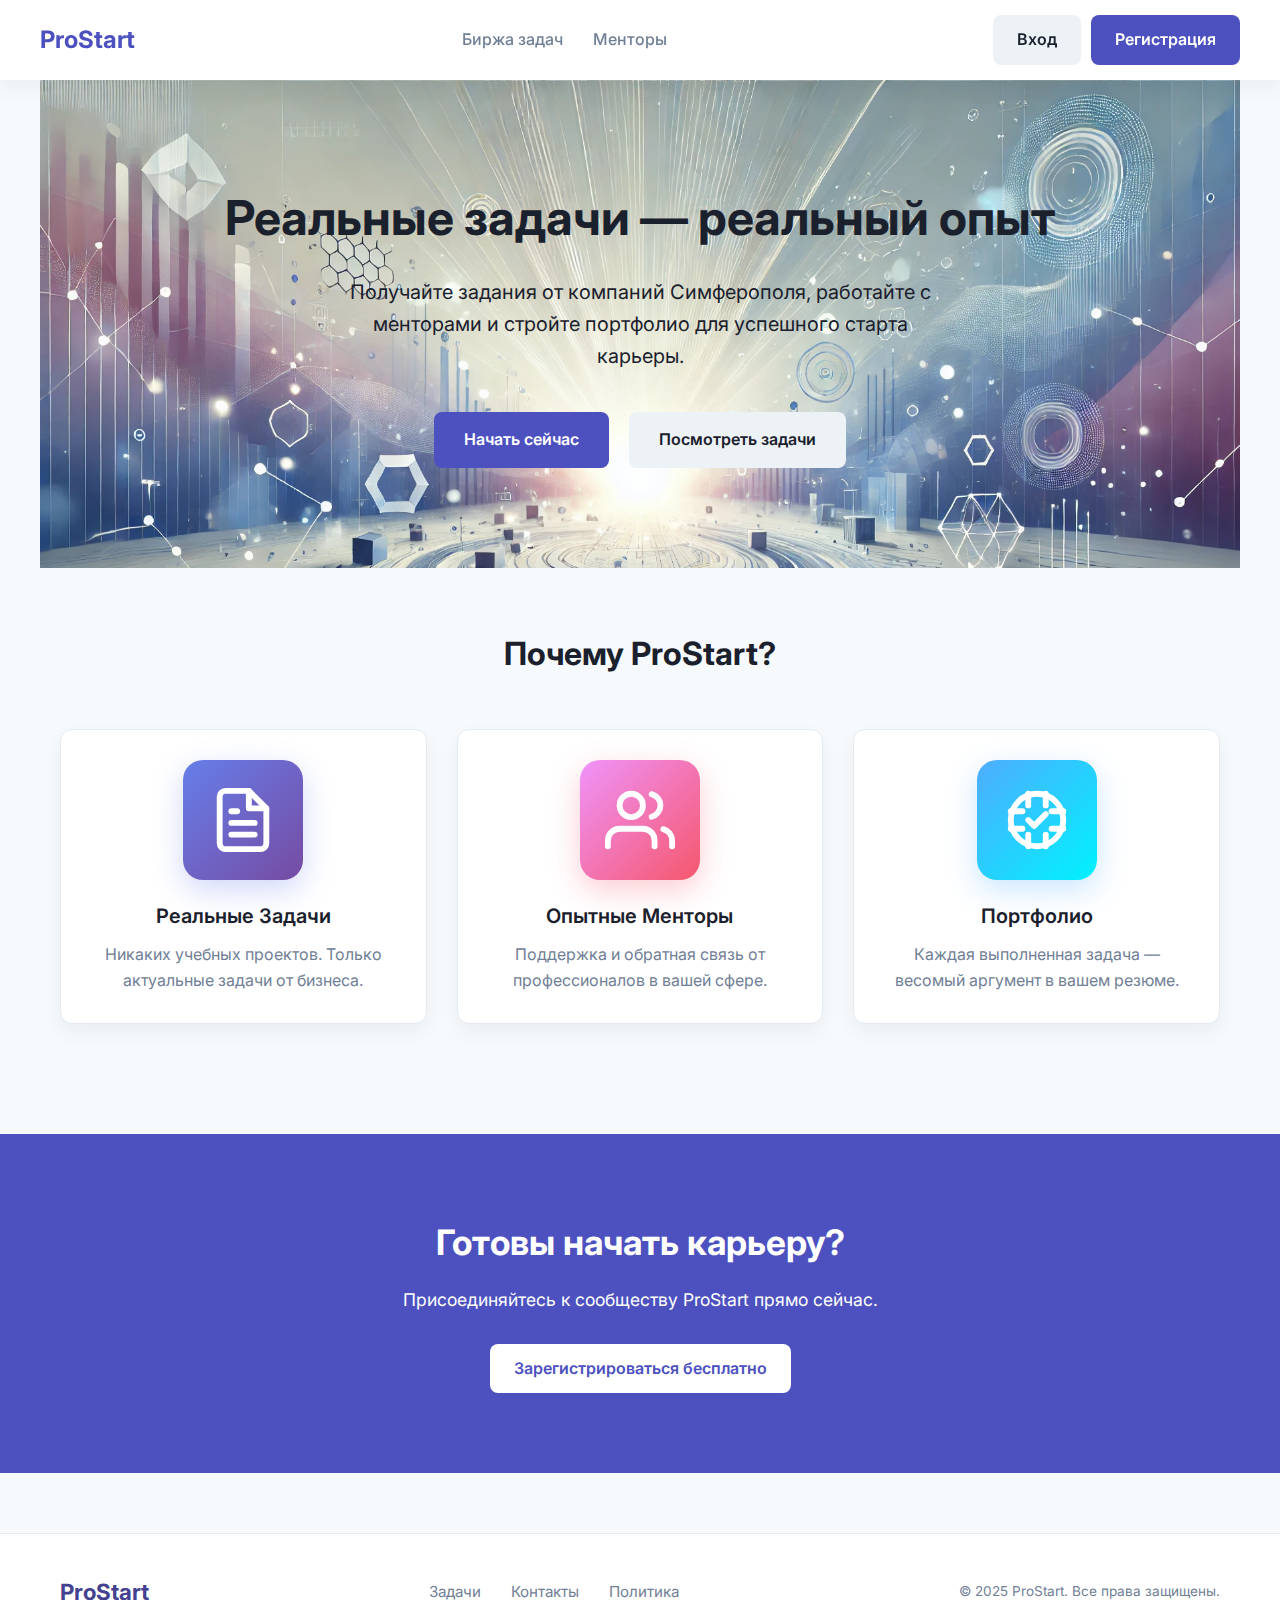
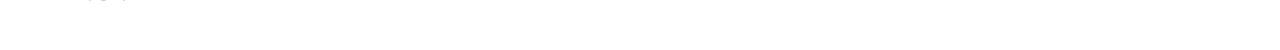
<file: index.html>
<!DOCTYPE html>
<html lang="ru">

<head>
    <meta charset="UTF-8">
    <meta name="viewport" content="width=device-width, initial-scale=1.0">
    <title>ProStart: Реальные задачи — Реальный опыт</title>
    <link rel="stylesheet" href="https://fonts.googleapis.com/css2?family=Inter:wght@400;500;600;700&display=swap">
    <link rel="stylesheet" href="./styles/reset.css">
    <link rel="stylesheet" href="./styles/main.css">
</head>

<body>

    <header class="header">
        <div class="container header__content">
            <a href="/" class="header__logo">ProStart</a>
            <nav class="header__nav" id="mainNav">
                <ul class="header__nav-list">
                    <li id="navCatalogItem"><a href="/catalog.html" class="header__nav-link">Биржа задач</a></li>
                    <li id="navMentorsItem"><a href="/mentors.html" class="header__nav-link">Менторы</a></li>
                    <li id="navProfileItem" style="display: none;"><a href="/profile.html" class="header__nav-link">Профиль</a></li>
                    <li id="navMessengerItem" style="display: none;"><a href="/messenger.html" class="header__nav-link">Мессенджер</a></li>
                </ul>
            </nav>
            <div class="header__auth-buttons" id="authButtons">
                <a id="loginBtn" href="/log-in.html" class="button button--secondary">Вход</a>
                <a id="signupBtn" href="/sign-up.html" class="button button--primary">Регистрация</a>
                <button id="logoutBtn" onclick="logoutUser()" class="button button--secondary" style="display: none;">Выйти</button>
            </div>
        </div>
    </header>

    <main>
        <section class="hero">
            <div class="container" style="background-image: url(assets/images/hero_img.webp); background-size: cover; text-align: center; padding: 100px 20px;">
                <h1 style="font-size: 3rem; font-weight: 700; margin-bottom: 20px;">
                    Реальные задачи — реальный опыт
                </h1>
                <p style="font-size: 1.25rem; color: var(--color-text); max-width: 600px; margin: 0 auto 40px;">
                    Получайте задания от компаний Симферополя, работайте с менторами и стройте портфолио для успешного
                    старта карьеры.
                </p>
                <div style="display: flex; justify-content: center; gap: 20px;">
                    <a href="/sign-up.html" class="button button--primary button--large"
                        style="padding: 15px 30px;">Начать сейчас</a>
                    <a href="/catalog.html" class="button button--secondary button--large"
                        style="padding: 15px 30px;">Посмотреть задачи</a>
                </div>
            </div>
        </section>

        <section class="section" style="padding: 60px 0;">
            <div class="container">
                <h2 style="font-size: 2rem; font-weight: 700; text-align: center; margin-bottom: 50px;">
                    Почему ProStart?
                </h2>
                <div style="display: grid; grid-template-columns: repeat(auto-fit, minmax(300px, 1fr)); gap: 30px;">
                    <div class="card" style="text-align: center; padding: 30px;">
                        <div style="width: 120px; height: 120px; margin: 0 auto 20px; border-radius: 20px; background: linear-gradient(135deg, #667eea 0%, #764ba2 100%); display: flex; align-items: center; justify-content: center; box-shadow: 0 10px 30px rgba(102, 126, 234, 0.3);">
                            <svg width="70" height="70" viewBox="0 0 24 24" fill="none" xmlns="http://www.w3.org/2000/svg">
                                <path d="M14 2H6C5.46957 2 4.96086 2.21071 4.58579 2.58579C4.21071 2.96086 4 3.46957 4 4V20C4 20.5304 4.21071 21.0391 4.58579 21.4142C4.96086 21.7893 5.46957 22 6 22H18C18.5304 22 19.0391 21.7893 19.4142 21.4142C19.7893 21.0391 20 20.5304 20 20V8L14 2Z" stroke="white" stroke-width="2" stroke-linecap="round" stroke-linejoin="round"/>
                                <path d="M14 2V8H20" stroke="white" stroke-width="2" stroke-linecap="round" stroke-linejoin="round"/>
                                <path d="M16 13H8" stroke="white" stroke-width="2" stroke-linecap="round" stroke-linejoin="round"/>
                                <path d="M16 17H8" stroke="white" stroke-width="2" stroke-linecap="round" stroke-linejoin="round"/>
                                <path d="M10 9H8" stroke="white" stroke-width="2" stroke-linecap="round" stroke-linejoin="round"/>
                            </svg>
                        </div>
                        <h3 style="font-size: 1.25rem; font-weight: 600; margin-bottom: 10px;">
                            Реальные Задачи
                        </h3>
                        <p style="color: var(--color-subtle-text);">
                            Никаких учебных проектов. Только актуальные задачи от бизнеса.
                        </p>
                    </div>
                    <div class="card" style="text-align: center; padding: 30px;">
                        <div style="width: 120px; height: 120px; margin: 0 auto 20px; border-radius: 20px; background: linear-gradient(135deg, #f093fb 0%, #f5576c 100%); display: flex; align-items: center; justify-content: center; box-shadow: 0 10px 30px rgba(245, 87, 108, 0.3);">
                            <svg width="70" height="70" viewBox="0 0 24 24" fill="none" xmlns="http://www.w3.org/2000/svg">
                                <path d="M17 21V19C17 17.9391 16.5786 16.9217 15.8284 16.1716C15.0783 15.4214 14.0609 15 13 15H5C3.93913 15 2.92172 15.4214 2.17157 16.1716C1.42143 16.9217 1 17.9391 1 19V21" stroke="white" stroke-width="2" stroke-linecap="round" stroke-linejoin="round"/>
                                <path d="M9 11C11.2091 11 13 9.20914 13 7C13 4.79086 11.2091 3 9 3C6.79086 3 5 4.79086 5 7C5 9.20914 6.79086 11 9 11Z" stroke="white" stroke-width="2" stroke-linecap="round" stroke-linejoin="round"/>
                                <path d="M23 21V19C22.9993 18.1137 22.7044 17.2528 22.1614 16.5523C21.6184 15.8519 20.8581 15.3516 20 15.13" stroke="white" stroke-width="2" stroke-linecap="round" stroke-linejoin="round"/>
                                <path d="M16 3.13C16.8604 3.35031 17.623 3.85071 18.1676 4.55232C18.7122 5.25392 19.0078 6.11683 19.0078 7.005C19.0078 7.89318 18.7122 8.75608 18.1676 9.45769C17.623 10.1593 16.8604 10.6597 16 10.88" stroke="white" stroke-width="2" stroke-linecap="round" stroke-linejoin="round"/>
                            </svg>
                        </div>
                        <h3 style="font-size: 1.25rem; font-weight: 600; margin-bottom: 10px;">
                            Опытные Менторы
                        </h3>
                        <p style="color: var(--color-subtle-text);">
                            Поддержка и обратная связь от профессионалов в вашей сфере.
                        </p>
                    </div>
                    <div class="card" style="text-align: center; padding: 30px;">
                        <div style="width: 120px; height: 120px; margin: 0 auto 20px; border-radius: 20px; background: linear-gradient(135deg, #4facfe 0%, #00f2fe 100%); display: flex; align-items: center; justify-content: center; box-shadow: 0 10px 30px rgba(79, 172, 254, 0.3);">
                            <svg width="70" height="70" viewBox="0 0 24 24" fill="none" xmlns="http://www.w3.org/2000/svg">
                                <path d="M9 12L11 14L15 10" stroke="white" stroke-width="2" stroke-linecap="round" stroke-linejoin="round"/>
                                <path d="M21 12C21 16.9706 16.9706 21 12 21C7.02944 21 3 16.9706 3 12C3 7.02944 7.02944 3 12 3C16.9706 3 21 7.02944 21 12Z" stroke="white" stroke-width="2" stroke-linecap="round" stroke-linejoin="round"/>
                                <path d="M9 3V7" stroke="white" stroke-width="2" stroke-linecap="round" stroke-linejoin="round"/>
                                <path d="M15 3V7" stroke="white" stroke-width="2" stroke-linecap="round" stroke-linejoin="round"/>
                                <path d="M9 17V21" stroke="white" stroke-width="2" stroke-linecap="round" stroke-linejoin="round"/>
                                <path d="M15 17V21" stroke="white" stroke-width="2" stroke-linecap="round" stroke-linejoin="round"/>
                                <path d="M3 9H7" stroke="white" stroke-width="2" stroke-linecap="round" stroke-linejoin="round"/>
                                <path d="M3 15H7" stroke="white" stroke-width="2" stroke-linecap="round" stroke-linejoin="round"/>
                                <path d="M17 9H21" stroke="white" stroke-width="2" stroke-linecap="round" stroke-linejoin="round"/>
                                <path d="M17 15H21" stroke="white" stroke-width="2" stroke-linecap="round" stroke-linejoin="round"/>
                            </svg>
                        </div>
                        <h3 style="font-size: 1.25rem; font-weight: 600; margin-bottom: 10px;">
                            Портфолио
                        </h3>
                        <p style="color: var(--color-subtle-text);">
                            Каждая выполненная задача — весомый аргумент в вашем резюме.
                        </p>
                    </div>
                </div>
            </div>
        </section>

        <section class="cta-section" style="padding: 80px 0; background-color: var(--color-primary); margin: 50px 0;">
            <div class="container" style="text-align: center; color: white;">
                <h2 style="font-size: 2.2rem; font-weight: 700; margin-bottom: 15px;">
                    Готовы начать карьеру?
                </h2>
                <p style="font-size: 1.1rem; margin-bottom: 30px;">
                    Присоединяйтесь к сообществу ProStart прямо сейчас.
                </p>
                <a href="/sign-up.html" class="button button--secondary"
                    style="background-color: white; color: var(--color-primary);">
                    Зарегистрироваться бесплатно
                </a>
            </div>
        </section>

    </main>

    <footer class="footer">
        <div class="container footer__content">
            <div class="footer__logo">ProStart</div>
            <div class="footer__links">
                <a href="/catalog.html">Задачи</a>
                <a href="#">Контакты</a>
                <a href="#">Политика</a>
            </div>
            <p class="footer__copy">&copy; 2025 ProStart. Все права защищены.</p>
        </div>
    </footer>

    <script src="./scripts/db.js"></script>
    <script src="./scripts/auth.js"></script>
</body>

</html>
</file>
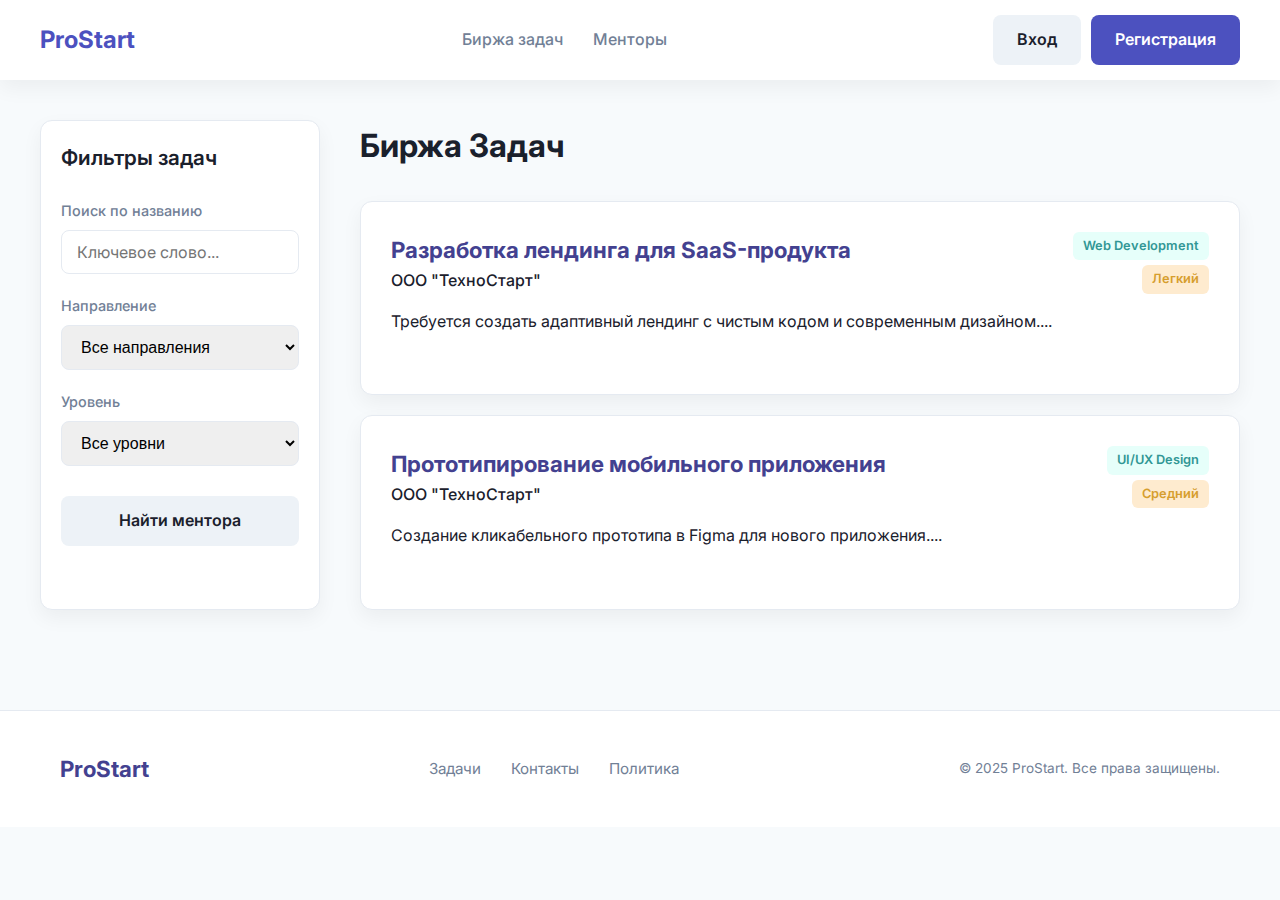
<file: catalog.html>
<!DOCTYPE html>
<html lang="ru">

<head>
    <meta charset="UTF-8">
    <meta name="viewport" content="width=device-width, initial-scale=1.0">
    <title>Биржа Задач | ProStart</title>
    <link rel="stylesheet" href="https://fonts.googleapis.com/css2?family=Inter:wght@400;500;600;700&display=swap">
    <link rel="stylesheet" href="./styles/reset.css">
    <link rel="stylesheet" href="./styles/main.css">
    <style>
        .page-content {
            display: grid;
            grid-template-columns: 280px 1fr;
            gap: 40px;
            padding: 40px 0;
        }

        .filter-sidebar {
            /* Используем card для стиля сайдбара */
            padding: 20px;
        }

        .filter-sidebar__title {
            font-size: 1.3rem;
            font-weight: 600;
            margin-bottom: 25px;
        }

        .filter-group {
            margin-bottom: 25px;
        }

        .filter-group label {
            font-weight: 500;
            display: block;
            margin-bottom: 8px;
        }

        .task-list {
            display: flex;
            flex-direction: column;
            gap: 20px;
        }

        .task-card {
            display: flex;
            flex-direction: column;
            gap: 15px;
        }

        .task-card__header {
            display: flex;
            justify-content: space-between;
            align-items: flex-start;
        }

        .task-card__title {
            font-size: 1.4rem;
            font-weight: 700;
            color: var(--color-primary-dark);
        }

        .task-card__info {
            display: flex;
            gap: 15px;
            font-size: 0.9rem;
            color: var(--color-subtle-text);
        }

        .task-card__actions {
            display: flex;
            gap: 10px;
            margin-top: 15px;
            justify-content: flex-end;
        }

        .task-card__direction,
        .task-card__level {
            padding: 4px 10px;
            border-radius: 6px;
            font-weight: 600;
            font-size: 0.8rem;
        }

        .task-card__direction {
            background-color: #E6FFFA;
            color: #319795;
        }

        .task-card__level {
            background-color: #FEEBCF;
            color: #D69E2E;
        }

        @media (max-width: 900px) {
            .page-content {
                grid-template-columns: 1fr;
            }

            .filter-sidebar {
                margin: 0 20px;
            }
        }
    </style>
</head>

<body>
    <header class="header">
        <div class="container header__content">
            <a href="/" class="header__logo">ProStart</a>
            <nav class="header__nav" id="mainNav">
                <ul class="header__nav-list">
                    <li id="navCatalogItem"><a href="/catalog.html" class="header__nav-link">Биржа задач</a></li>
                    <li id="navMentorsItem"><a href="/mentors.html" class="header__nav-link">Менторы</a></li>
                    <li id="navProfileItem" style="display: none;"><a href="/profile.html" class="header__nav-link">Профиль</a></li>
                    <li id="navMessengerItem" style="display: none;"><a href="/messenger.html" class="header__nav-link">Мессенджер</a></li>
                </ul>
            </nav>
            <div class="header__auth-buttons" id="authButtons">
                <a id="loginBtn" href="/log-in.html" class="button button--secondary">Вход</a>
                <a id="signupBtn" href="/sign-up.html" class="button button--primary">Регистрация</a>
                <button id="logoutBtn" onclick="logoutUser()" class="button button--secondary" style="display: none;">Выйти</button>
            </div>
        </div>
    </header>

    <main class="container page-content">
        <aside class="filter-sidebar card">
            <h2 class="filter-sidebar__title">Фильтры задач</h2>

            <div class="form-group">
                <label for="search">Поиск по названию</label>
                <input type="text" id="search" placeholder="Ключевое слово..." oninput="filterTasks()">
            </div>

            <div class="form-group">
                <label for="direction">Направление</label>
                <select id="direction" onchange="filterTasks()">
                    <option value="">Все направления</option>
                    <option value="Web Development">Web Development</option>
                    <option value="UI/UX Design">UI/UX Design</option>
                    <option value="Marketing">Marketing</option>
                </select>
            </div>

            <div class="form-group">
                <label for="level">Уровень</label>
                <select id="level" onchange="filterTasks()">
                    <option value="">Все уровни</option>
                    <option value="Легчайший">Легчайший</option>
                    <option value="Легкий">Легкий</option>
                    <option value="Средний">Средний</option>
                    <option value="Сложный">Сложный</option>
                </select>
            </div>

            <a href="/mentors.html" class="button button--secondary" style="width: 100%; margin-top: 10px;" id="findMentorButton">
                Найти ментора
            </a>
            <script>
                // Обновляем текст кнопки для студентов
                document.addEventListener('DOMContentLoaded', function() {
                    const currentUser = getCurrentUser();
                    const findMentorButton = document.getElementById('findMentorButton');
                    if (findMentorButton && currentUser && currentUser.role === 'student') {
                        findMentorButton.textContent = 'Найти задачу';
                        findMentorButton.href = '/catalog.html';
                    }
                });
            </script>
        </aside>

        <section class="task-list-section">
            <h1 style="font-size: 2rem; font-weight: 700; margin-bottom: 30px;">Биржа Задач</h1>
            <div class="task-list" id="taskList">
                <p id="noTasksMessage" style="color: var(--color-subtle-text); display: none;">
                    Задач по вашему запросу не найдено.
                </p>
            </div>
        </section>
    </main>

    <footer class="footer">
        <div class="container footer__content">
            <div class="footer__logo">ProStart</div>
            <div class="footer__links">
                <a href="/catalog.html">Задачи</a>
                <a href="#">Контакты</a>
                <a href="#">Политика</a>
            </div>
            <p class="footer__copy">&copy; 2025 ProStart. Все права защищены.</p>
        </div>
    </footer>

    <script src="./scripts/db.js"></script>
    <script src="./scripts/auth.js"></script>
    <script src="./scripts/tasks.js"></script>
    <script>
        // Загружаем задачи при загрузке страницы (без обязательной авторизации)
        window.addEventListener('load', () => {
            renderTasks();
            updateFindButton();
        });

        // Обновляем кнопку при изменении авторизации
        function updateFindButton() {
            const currentUser = getCurrentUser();
            const findMentorButton = document.getElementById('findMentorButton');
            if (findMentorButton) {
                if (currentUser && (currentUser.role === 'mentor' || currentUser.role === 'student')) {
                    findMentorButton.textContent = 'Найти задачу';
                    findMentorButton.href = '/catalog.html';
                } else {
                    findMentorButton.textContent = 'Найти ментора';
                    findMentorButton.href = '/mentors.html';
                }
            }
        }

        // Обновляем кнопку после авторизации
        const originalUpdateNavigation = window.updateNavigation;
        if (typeof originalUpdateNavigation === 'function') {
            window.updateNavigation = function() {
                originalUpdateNavigation();
                setTimeout(updateFindButton, 100); // Небольшая задержка для гарантии
            };
        }
    </script>
</body>

</html>
</file>
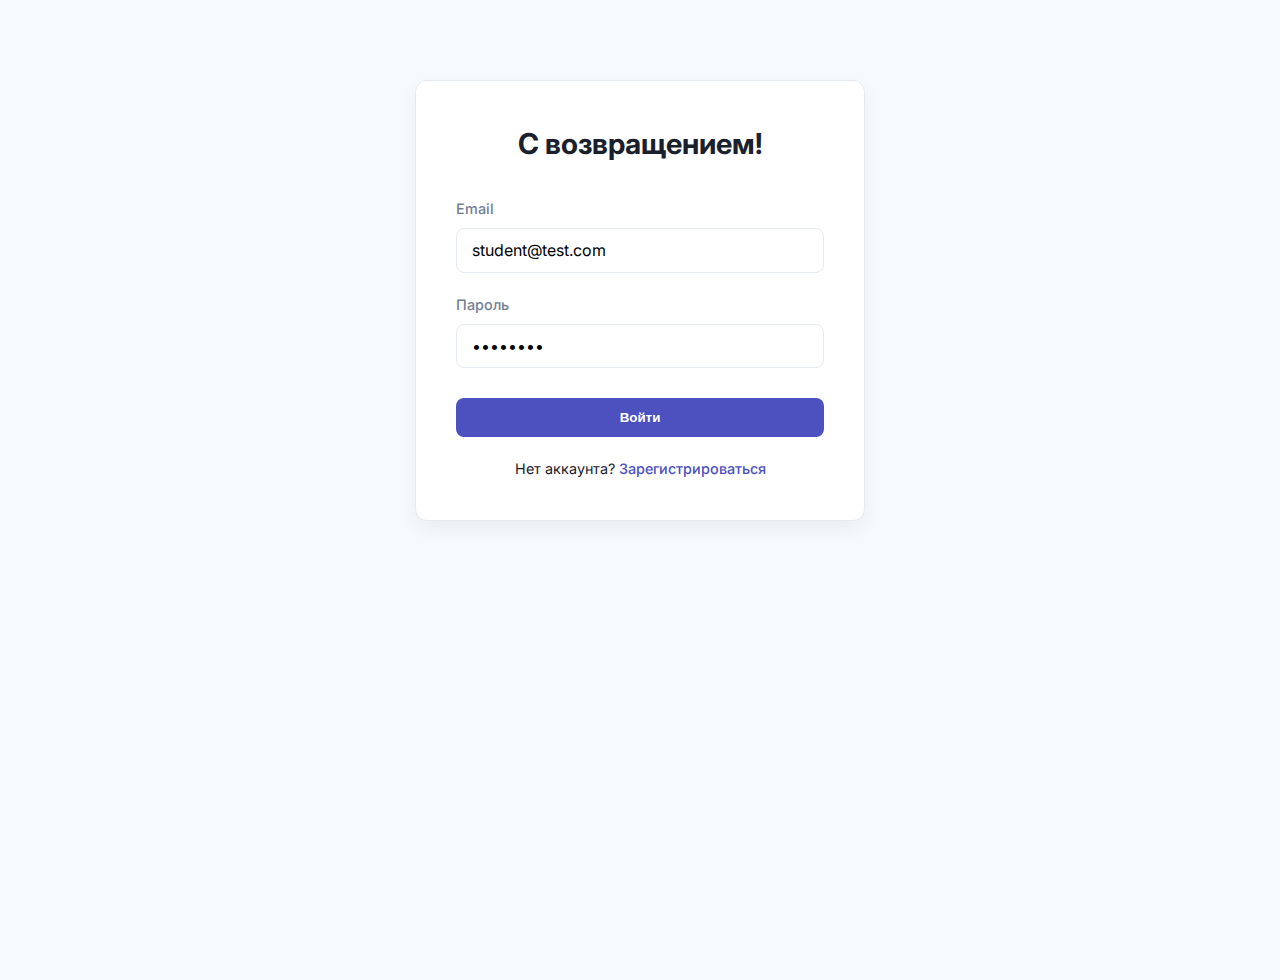
<file: log-in.html>
<!DOCTYPE html>
<html lang="ru">

<head>
    <meta charset="UTF-8">
    <meta name="viewport" content="width=device-width, initial-scale=1.0">
    <title>Вход | ProStart</title>
    <link rel="stylesheet" href="https://fonts.googleapis.com/css2?family=Inter:wght@400;500;600;700&display=swap">
    <link rel="stylesheet" href="./styles/reset.css">
    <link rel="stylesheet" href="./styles/main.css">
</head>

<body>

    <main>
        <div class="form-card card">
            <h1 class="form-card__title">С возвращением!</h1>
            <form id="loginForm">
                <div class="form-group">
                    <label for="email">Email</label>
                    <input type="email" id="email" required placeholder="you@example.com" value="student@test.com">
                </div>
                <div class="form-group">
                    <label for="password">Пароль</label>
                    <input type="password" id="password" required placeholder="Введите пароль" value="password">
                </div>

                <button type="submit" class="button button--primary" style="width: 100%; margin-top: 10px;">
                    Войти
                </button>
            </form>
            <p style="text-align: center; margin-top: 20px; font-size: 0.9rem;">
                Нет аккаунта? <a href="/sign-up.html"
                    style="color: var(--color-primary); font-weight: 500;">Зарегистрироваться</a>
            </p>
        </div>
    </main>

    <script src="./scripts/db.js"></script>
    <script src="./scripts/auth.js"></script>
    <script>
        document.getElementById('loginForm').addEventListener('submit', function (e) {
            e.preventDefault();
            const email = document.getElementById('email').value;
            const password = document.getElementById('password').value;

            loginUser(email, password);
        });
    </script>
</body>

</html>
</file>
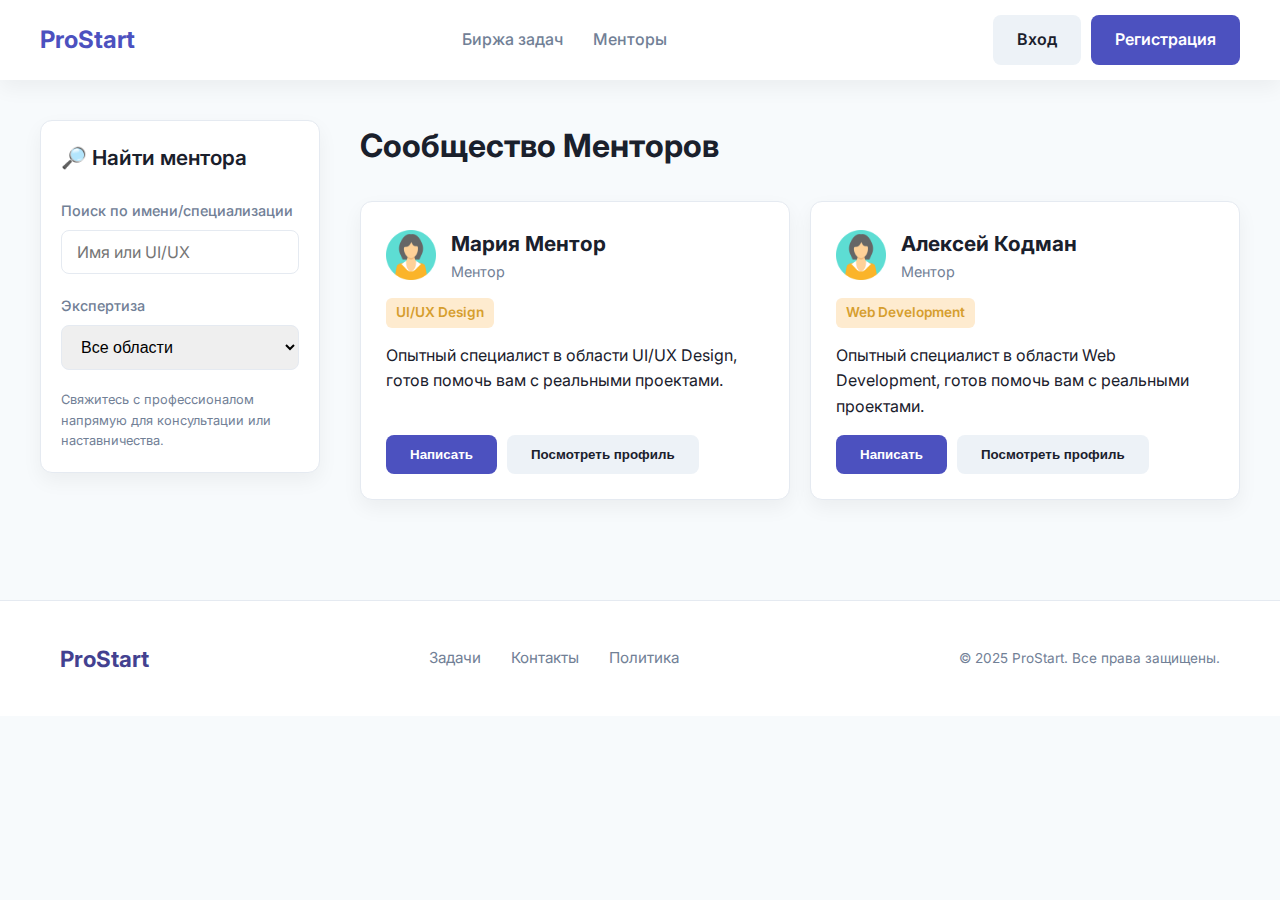
<file: mentors.html>
<!DOCTYPE html>
<html lang="ru">

<head>
    <meta charset="UTF-8">
    <meta name="viewport" content="width=device-width, initial-scale=1.0">
    <title>Менторы | ProStart</title>
    <link rel="stylesheet" href="https://fonts.googleapis.com/css2?family=Inter:wght@400;500;600;700&display=swap">
    <link rel="stylesheet" href="./styles/reset.css">
    <link rel="stylesheet" href="./styles/main.css">
    <style>
        .mentors-content {
            padding: 40px 0;
            display: grid;
            grid-template-columns: 280px 1fr;
            gap: 40px;
        }

        .mentor-filter-sidebar {
            padding: 20px;
            height: fit-content;
        }

        .mentor-grid {
            display: grid;
            grid-template-columns: repeat(auto-fill, minmax(300px, 1fr));
            gap: 20px;
        }

        .mentor-card {
            display: flex;
            flex-direction: column;
            gap: 15px;
            padding: 25px;
            height: 100%;
        }

        .mentor-card__header {
            display: flex;
            align-items: center;
            gap: 15px;
        }

        .mentor-card__avatar {
            font-size: 2rem;
            width: 50px;
            height: 50px;
            border-radius: 50%;
            background-color: #E6FFFA;
            display: flex;
            align-items: center;
            justify-content: center;
        }

        .mentor-card__name {
            font-size: 1.3rem;
            font-weight: 700;
        }

        .mentor-card__role {
            font-size: 0.9rem;
            color: var(--color-subtle-text);
        }

        .mentor-card__expertise-tag {
            background-color: #FEEBCF;
            color: #D69E2E;
            padding: 4px 10px;
            border-radius: 6px;
            font-weight: 600;
            font-size: 0.85rem;
            width: fit-content;
        }

        .mentor-card__actions {
            display: flex;
            gap: 10px;
            margin-top: auto;
            /* Прижимает кнопки к низу */
        }

        @media (max-width: 900px) {
            .mentors-content {
                grid-template-columns: 1fr;
                padding: 20px 20px;
            }
        }
    </style>
</head>

<body>
    <header class="header">
        <div class="container header__content">
            <a href="/" class="header__logo">ProStart</a>
            <nav class="header__nav" id="mainNav">
                <ul class="header__nav-list">
                    <li id="navCatalogItem"><a href="/catalog.html" class="header__nav-link">Биржа задач</a></li>
                    <li id="navMentorsItem"><a href="/mentors.html" class="header__nav-link">Менторы</a></li>
                    <li id="navProfileItem" style="display: none;"><a href="/profile.html" class="header__nav-link">Профиль</a></li>
                    <li id="navMessengerItem" style="display: none;"><a href="/messenger.html" class="header__nav-link">Мессенджер</a></li>
                </ul>
            </nav>
            <div class="header__auth-buttons" id="authButtons">
                <a id="loginBtn" href="/log-in.html" class="button button--secondary">Вход</a>
                <a id="signupBtn" href="/sign-up.html" class="button button--primary">Регистрация</a>
                <button id="logoutBtn" onclick="logoutUser()" class="button button--secondary" style="display: none;">Выйти</button>
            </div>
        </div>
    </header>

    <main class="container mentors-content">
        <aside class="mentor-filter-sidebar card">
            <h2 style="font-size: 1.3rem; font-weight: 600; margin-bottom: 25px;">🔎 Найти ментора</h2>

            <div class="form-group">
                <label for="mentorSearch">Поиск по имени/специализации</label>
                <input type="text" id="mentorSearch" placeholder="Имя или UI/UX">
            </div>

            <div class="form-group">
                <label for="expertiseFilter">Экспертиза</label>
                <select id="expertiseFilter">
                    <option value="">Все области</option>
                    <option value="Web Development">Web Development</option>
                    <option value="UI/UX Design">UI/UX Design</option>
                    <option value="Data Science">Data Science</option>
                    <option value="Marketing">Marketing</option>
                </select>
            </div>

            <p style="font-size: 0.8rem; color: var(--color-subtle-text); margin-top: 20px;">
                Свяжитесь с профессионалом напрямую для консультации или наставничества.
            </p>
        </aside>

        <section class="mentor-list-section">
            <h1 style="font-size: 2rem; font-weight: 700; margin-bottom: 30px;">Сообщество Менторов</h1>
            <div class="mentor-grid" id="mentorsList">
            </div>
        </section>
    </main>

    <footer class="footer">
        <div class="container footer__content">
            <div class="footer__logo">ProStart</div>
            <div class="footer__links">
                <a href="/catalog.html">Задачи</a>
                <a href="#">Контакты</a>
                <a href="#">Политика</a>
            </div>
            <p class="footer__copy">&copy; 2025 ProStart. Все права защищены.</p>
        </div>
    </footer>

    <script src="./scripts/db.js"></script>
    <script src="./scripts/auth.js"></script>
    <script src="./scripts/mentors.js"></script>
</body>

</html>
</file>
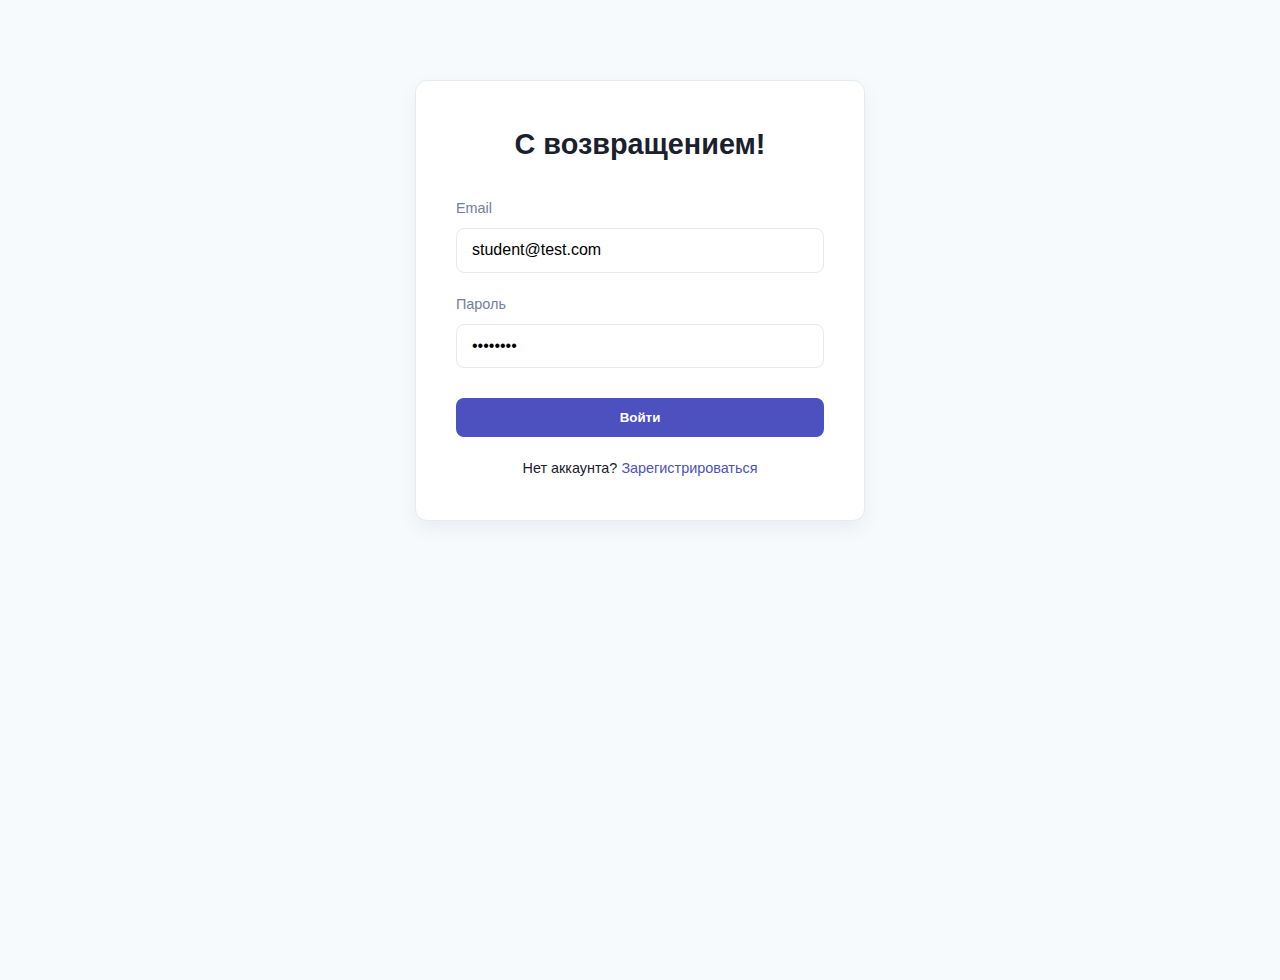
<file: messenger.html>
<!DOCTYPE html>
<html lang="ru">

<head>
    <meta charset="UTF-8">
    <meta name="viewport" content="width=device-width, initial-scale=1.0">
    <title>Мессенджер | ProStart</title>
    <link rel="stylesheet" href="https://fonts.googleapis.com/css2?family=Inter:wght@400;500;600;700&display=swap">
    <link rel="stylesheet" href="./styles/reset.css">
    <link rel="stylesheet" href="./styles/main.css">
    <style>
        .messenger-layout {
            display: flex;
            height: calc(100vh - 70px);
            /* Высота минус высота шапки */
            max-width: 1200px;
            margin: 0 auto;
            padding: 20px 0;
            gap: 0;
        }

        .dialog-list {
            flex-basis: 350px;
            border-right: 1px solid var(--color-border);
            overflow-y: auto;
            background-color: var(--color-bg-light);
            border-radius: var(--radius-card) 0 0 var(--radius-card);
            box-shadow: var(--shadow-soft);
        }

        .dialog-list__item {
            padding: 15px 20px;
            cursor: pointer;
            border-bottom: 1px solid #F0F4F8;
            transition: background-color 0.1s;
        }

        .dialog-list__item:hover {
            background-color: #F7FAFC;
        }

        .dialog-list__item--active {
            background-color: var(--color-border);
            border-left: 4px solid var(--color-primary);
            padding-left: 16px;
        }

        .dialog-list__title {
            font-weight: 600;
            color: var(--color-text);
        }

        .dialog-list__subtitle {
            font-size: 0.8rem;
            color: var(--color-subtle-text);
            margin-bottom: 5px;
        }

        .dialog-list__message-preview {
            font-size: 0.9rem;
            color: #718096;
            white-space: nowrap;
            overflow: hidden;
            text-overflow: ellipsis;
        }

        .chat-area {
            flex-grow: 1;
            display: flex;
            flex-direction: column;
            background-color: #F7FAFC;
            border-radius: 0 var(--radius-card) var(--radius-card) 0;
            box-shadow: var(--shadow-soft);
            overflow: hidden;
        }

        .chat-header {
            padding: 15px 20px;
            border-bottom: 1px solid var(--color-border);
            font-size: 1.2rem;
            font-weight: 600;
            background-color: var(--color-bg-light);
        }

        .chat-window {
            flex-grow: 1;
            padding: 20px;
            overflow-y: auto;
            display: flex;
            flex-direction: column;
            gap: 15px;
        }

        .chat-form {
            padding: 15px 20px;
            border-top: 1px solid var(--color-border);
            background-color: var(--color-bg-light);
            display: flex;
            gap: 10px;
        }

        .chat-form input {
            flex-grow: 1;
            border: 1px solid var(--color-border);
            border-radius: 20px;
            padding: 10px 15px;
        }

        .chat-message {
            max-width: 70%;
            padding: 10px 15px;
            border-radius: 15px;
            line-height: 1.4;
            box-shadow: 0 1px 3px rgba(0, 0, 0, 0.05);
        }

        .chat-message--self {
            align-self: flex-end;
            background-color: var(--color-primary);
            color: white;
            border-bottom-right-radius: 2px;
        }

        .chat-message--other {
            align-self: flex-start;
            background-color: #E2E8F0;
            color: var(--color-text);
            border-bottom-left-radius: 2px;
        }

        .chat-message__time {
            font-size: 0.7rem;
            opacity: 0.7;
            margin-top: 5px;
            text-align: right;
        }

        .chat-message__sender {
            font-size: 0.8rem;
            font-weight: 600;
            margin-bottom: 3px;
        }

        @media (max-width: 768px) {
            .messenger-layout {
                flex-direction: column;
                height: auto;
            }

            .dialog-list {
                flex-basis: auto;
                border-right: none;
                border-bottom: 1px solid var(--color-border);
                border-radius: var(--radius-card) var(--radius-card) 0 0;
            }

            .chat-area {
                border-radius: 0 0 var(--radius-card) var(--radius-card);
            }
        }
    </style>
</head>

<body>
    <header class="header">
        <div class="container header__content">
            <a href="/" class="header__logo">ProStart</a>
            <nav class="header__nav" id="mainNav">
                <ul class="header__nav-list">
                    <li id="navCatalogItem"><a href="/catalog.html" class="header__nav-link">Биржа задач</a></li>
                    <li id="navMentorsItem"><a href="/mentors.html" class="header__nav-link">Менторы</a></li>
                    <li id="navProfileItem" style="display: none;"><a href="/profile.html" class="header__nav-link">Профиль</a></li>
                    <li id="navMessengerItem" style="display: none;"><a href="/messenger.html" class="header__nav-link">Мессенджер</a></li>
                </ul>
            </nav>
            <div class="header__auth-buttons" id="authButtons">
                <a id="loginBtn" href="/log-in.html" class="button button--secondary">Вход</a>
                <a id="signupBtn" href="/sign-up.html" class="button button--primary">Регистрация</a>
                <button id="logoutBtn" onclick="logoutUser()" class="button button--secondary" style="display: none;">Выйти</button>
            </div>
        </div>
    </header>

    <main class="messenger-layout container">
        <aside class="dialog-list">
            <div
                style="padding: 15px; font-weight: 700; border-bottom: 1px solid var(--color-border); font-size: 1.1rem;">
                Диалоги
            </div>
            <div id="dialogsList">
            </div>
        </aside>

        <section class="chat-area">
            <div class="chat-header" id="chatHeader">Выберите диалог</div>
            <div class="chat-window" id="chatWindow">
            </div>
            <form class="chat-form" id="sendMessageForm">
                <input type="text" id="messageInput" placeholder="Введите сообщение..." required disabled>
                <button type="submit" id="sendButton" class="button button--primary" disabled>
                    Отправить
                </button>
            </form>
        </section>
    </main>

    <footer class="footer">
        <div class="container footer__content">
            <div class="footer__logo">ProStart</div>
            <div class="footer__links">
                <a href="/catalog.html">Задачи</a>
                <a href="#">Контакты</a>
                <a href="#">Политика</a>
            </div>
            <p class="footer__copy">&copy; 2025 ProStart. Все права защищены.</p>
        </div>
    </footer>

    <script src="./scripts/db.js"></script>
    <script src="./scripts/auth.js"></script>
    <script src="./scripts/chat.js"></script>
</body>

</html>
</file>
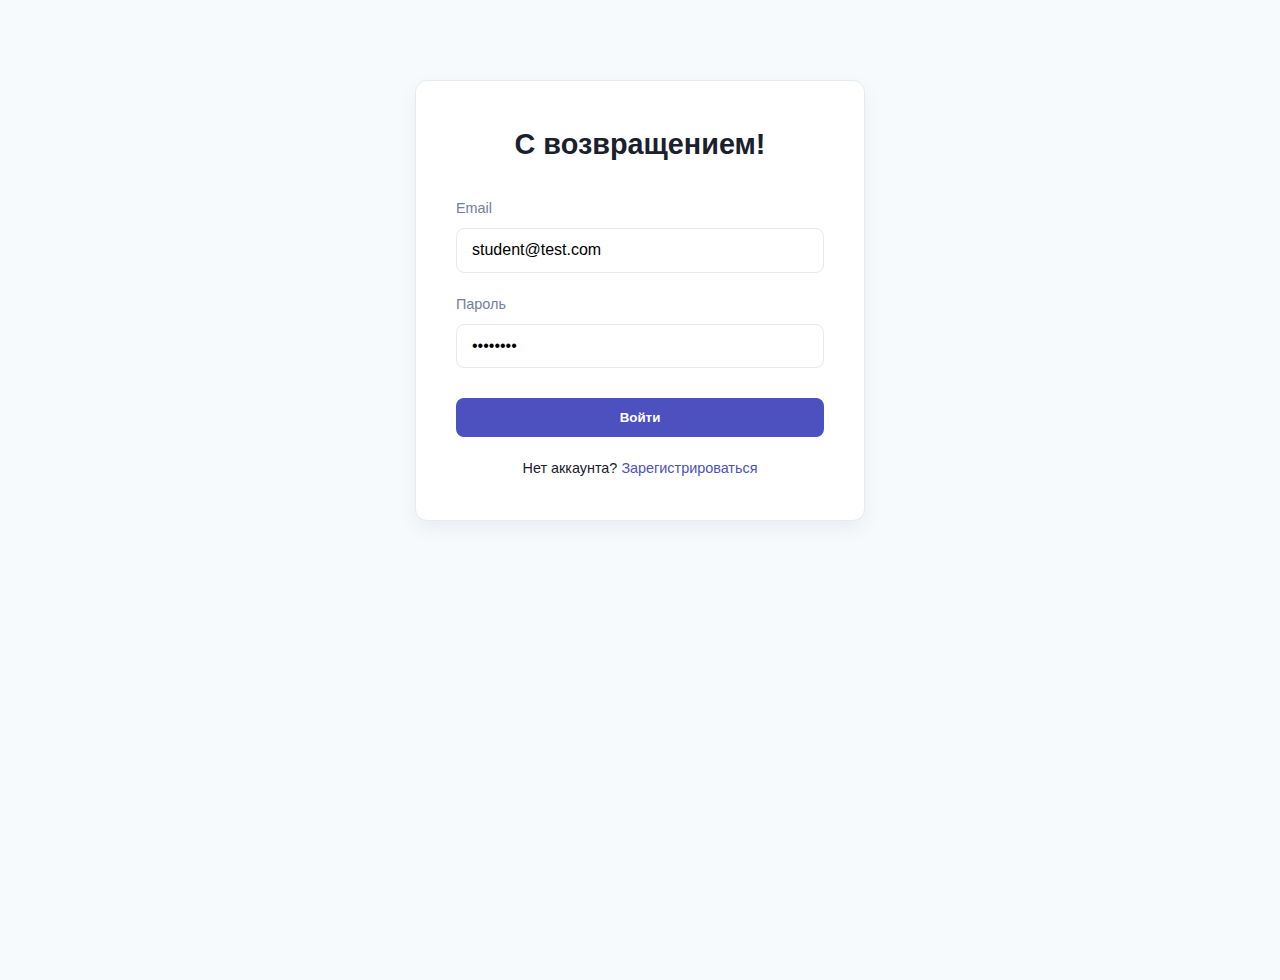
<file: profile.html>
<!DOCTYPE html>
<html lang="ru">

<head>
    <meta charset="UTF-8">
    <meta name="viewport" content="width=device-width, initial-scale=1.0">
    <title>Профиль | ProStart</title>
    <link rel="stylesheet" href="https://fonts.googleapis.com/css2?family=Inter:wght@400;500;600;700&display=swap">
    <link rel="stylesheet" href="./styles/reset.css">
    <link rel="stylesheet" href="./styles/main.css">
    <style>
        .profile-layout {
            padding: 40px 0;
            max-width: 900px;
            margin: 0 auto;
        }

        .profile-card {
            display: flex;
            gap: 40px;
        }

        .profile-info {
            flex-grow: 1;
        }

        .profile-info h1 {
            font-size: 2.5rem;
            font-weight: 800;
            margin-bottom: 10px;
        }

        .profile-info p {
            font-size: 1.1rem;
            color: var(--color-subtle-text);
            margin-bottom: 5px;
        }

        .section-tasks {
            margin-top: 40px;
        }

        .section-tasks h2 {
            font-size: 1.5rem;
            font-weight: 700;
            margin-bottom: 20px;
        }

        .task-list {
            list-style: none;
            padding: 0;
        }

        .premium-modal {
            position: fixed;
            top: 0;
            left: 0;
            right: 0;
            bottom: 0;
            background: rgba(0, 0, 0, 0.6);
            display: flex;
            align-items: center;
            justify-content: center;
            z-index: 1000;
            padding: 20px;
        }

        .premium-modal__content {
            background: linear-gradient(135deg, #667eea 0%, #764ba2 100%);
            border-radius: 20px;
            padding: 30px;
            max-width: 500px;
            width: 100%;
            max-height: 90vh;
            overflow-y: auto;
            color: white;
            box-shadow: 0 20px 60px rgba(0, 0, 0, 0.3);
            position: relative;
        }

        .premium-modal__close {
            position: absolute;
            top: 15px;
            right: 15px;
            background: rgba(255, 255, 255, 0.2);
            border: none;
            color: white;
            font-size: 1.5rem;
            width: 35px;
            height: 35px;
            border-radius: 50%;
            cursor: pointer;
            display: flex;
            align-items: center;
            justify-content: center;
            transition: background 0.3s;
        }

        .premium-modal__close:hover {
            background: rgba(255, 255, 255, 0.3);
        }

        .premium-modal__title {
            font-size: 1.75rem;
            font-weight: 700;
            margin-bottom: 8px;
            text-align: center;
        }

        .premium-modal__subtitle {
            font-size: 0.9rem;
            opacity: 0.9;
            text-align: center;
            margin-bottom: 20px;
        }

        .premium-modal__benefits {
            list-style: none;
            padding: 0;
            margin: 0 0 20px 0;
        }

        .premium-modal__benefit {
            display: flex;
            align-items: center;
            gap: 12px;
            margin-bottom: 15px;
            font-size: 1rem;
        }

        .premium-modal__benefit-icon {
            width: 35px;
            height: 35px;
            background: rgba(255, 255, 255, 0.2);
            border-radius: 50%;
            display: flex;
            align-items: center;
            justify-content: center;
            flex-shrink: 0;
            font-size: 1.3rem;
        }

        .premium-modal__price {
            text-align: center;
            margin-bottom: 20px;
        }

        .premium-modal__price-amount {
            font-size: 2.5rem;
            font-weight: 700;
            margin-bottom: 5px;
        }

        .premium-modal__price-period {
            font-size: 0.9rem;
            opacity: 0.9;
        }

        .premium-modal__button {
            width: 100%;
            padding: 12px;
            background: white;
            color: #667eea;
            border: none;
            border-radius: 10px;
            font-size: 1rem;
            font-weight: 600;
            cursor: pointer;
            transition: transform 0.2s, box-shadow 0.2s;
        }

        .premium-modal__button:hover {
            transform: translateY(-2px);
            box-shadow: 0 10px 25px rgba(0, 0, 0, 0.2);
        }
    </style>
</head>

<body>
    <header class="header">
        <div class="container header__content">
            <a href="/" class="header__logo">ProStart</a>
            <nav class="header__nav" id="mainNav">
                <ul class="header__nav-list">
                    <li id="navCatalogItem"><a href="/catalog.html" class="header__nav-link">Биржа задач</a></li>
                    <li id="navMentorsItem"><a href="/mentors.html" class="header__nav-link">Менторы</a></li>
                    <li id="navProfileItem" style="display: none;"><a href="/profile.html" class="header__nav-link">Профиль</a></li>
                    <li id="navMessengerItem" style="display: none;"><a href="/messenger.html" class="header__nav-link">Мессенджер</a></li>
                </ul>
            </nav>
            <div class="header__auth-buttons" id="authButtons">
                <a id="loginBtn" href="/log-in.html" class="button button--secondary">Вход</a>
                <a id="signupBtn" href="/sign-up.html" class="button button--primary">Регистрация</a>
                <button id="logoutBtn" onclick="logoutUser()" class="button button--secondary" style="display: none;">Выйти</button>
            </div>
        </div>
    </header>

    <main class="container profile-layout">

        <section class="profile-card card">
            <div id="profileAvatar"
                style="width: 120px; height: 120px; border-radius: 50%; background-color: #E2E8F0; display: flex; align-items: center; justify-content: center; font-size: 3rem; color: #718096;">
                <img class="student-avatar_img" style="width: 50px;" src="/assets/images/free-icon-hacker-924915.png" alt="">
            </div>

            <div class="profile-info">
                <div id="profileView">
                    <h1 id="profileName">Загрузка...</h1>
                    <p id="profileRole" style="font-weight: 600; color: var(--color-primary);"></p>
                    <p id="profileEmail"></p>
                    <p id="studentLevel" style="display: none; font-weight: 600; color: var(--color-primary); margin-top: 5px;"></p>
                    <p id="mentorExpertise" style="display: none;"></p>

                    <div style="display: flex; gap: 10px; margin-top: 20px; flex-wrap: wrap;">
                        <button class="button button--primary" onclick="toggleEditProfile()">
                            Редактировать профиль
                        </button>
                        <button id="premiumButton" class="button" style="display: none; background: linear-gradient(135deg, #667eea 0%, #764ba2 100%); color: white; border: none;" onclick="openPremiumModal()">
                            ⭐ Оформить Premium подписку
                        </button>
                        <button class="button button--secondary" onclick="logoutUser()">
                            Выйти из аккаунта
                        </button>
                    </div>
                </div>

                <div id="profileEdit" style="display: none;">
                    <form id="editProfileForm" onsubmit="saveProfileChanges(event)">
                        <div class="form-group">
                            <label for="editName">Имя / Название компании</label>
                            <input type="text" id="editName" required>
                        </div>
                        <div class="form-group">
                            <label for="editEmail">Email</label>
                            <input type="email" id="editEmail" required>
                        </div>
                        <div class="form-group" id="editExpertiseGroup" style="display: none;">
                            <label for="editExpertise">Экспертиза (для менторов)</label>
                            <input type="text" id="editExpertise" placeholder="Например: UI/UX Design">
                        </div>
                        <div style="display: flex; gap: 10px; margin-top: 20px;">
                            <button type="submit" class="button button--primary">Сохранить</button>
                            <button type="button" class="button button--secondary" onclick="toggleEditProfile()">Отмена</button>
                        </div>
                    </form>
                </div>
            </div>
        </section>

        <section class="section-tasks">
            <div style="display: flex; justify-content: space-between; align-items: center; margin-bottom: 20px;">
                <h2 id="taskListTitle">Задачи</h2>
                <button id="publishTaskButton" class="button button--primary" style="display: none;">
                    Опубликовать новую задачу
                </button>
            </div>
            
            <div id="taskFormContainer" style="display: none; margin-bottom: 30px;">
                <form id="createTaskForm" class="card" style="padding: 20px;">
                    <h3 style="margin-bottom: 20px;">Новая задача</h3>
                    <div class="form-group">
                        <label for="taskTitle">Название задачи *</label>
                        <input type="text" id="taskTitle" required placeholder="Например: Разработать лендинг">
                    </div>
                    <div class="form-group">
                        <label for="taskDescription">Описание *</label>
                        <textarea id="taskDescription" required rows="5" placeholder="Подробное описание задачи..."></textarea>
                    </div>
                    <div class="form-group">
                        <label for="taskDirection">Направление *</label>
                        <select id="taskDirection" required>
                            <option value="">Выберите направление</option>
                            <option value="Web Development">Web Development</option>
                            <option value="UI/UX Design">UI/UX Design</option>
                            <option value="Marketing">Marketing</option>
                        </select>
                    </div>
                    <div class="form-group">
                        <label for="taskLevel">Уровень сложности *</label>
                        <select id="taskLevel" required>
                            <option value="">Выберите уровень</option>
                            <option value="Легчайший">Легчайший</option>
                            <option value="Легкий">Легкий</option>
                            <option value="Средний">Средний</option>
                            <option value="Сложный">Сложный</option>
                        </select>
                    </div>
                    <div style="display: flex; gap: 10px;">
                        <button type="submit" class="button button--primary">Опубликовать</button>
                        <button type="button" class="button button--secondary" onclick="document.getElementById('taskFormContainer').style.display = 'none'; document.getElementById('publishTaskButton').textContent = 'Опубликовать новую задачу';">Отмена</button>
                    </div>
                </form>
            </div>
            
            <ul class="task-list" id="completedTasksList">
            </ul>
        </section>
    </main>

    <!-- Premium Modal -->
    <div id="premiumModal" class="premium-modal" style="display: none;">
        <div class="premium-modal__content">
            <button class="premium-modal__close" onclick="closePremiumModal()">×</button>
            <h2 class="premium-modal__title">⭐ Premium подписка</h2>
            <p class="premium-modal__subtitle">Откройте все возможности платформы</p>
            
            <ul class="premium-modal__benefits">
                <li class="premium-modal__benefit">
                    <div class="premium-modal__benefit-icon">📁</div>
                    <span>Получать реальные кейсы в портфолио</span>
                </li>
                <li class="premium-modal__benefit">
                    <div class="premium-modal__benefit-icon">💰</div>
                    <span>Зарабатывать на выполнении заданий</span>
                </li>
                <li class="premium-modal__benefit">
                    <div class="premium-modal__benefit-icon">👨‍🏫</div>
                    <span>Улучшать навыки с помощью менторов</span>
                </li>
                <li class="premium-modal__benefit">
                    <div class="premium-modal__benefit-icon">📈</div>
                    <span>Повышать профессиональный уровень и рейтинг</span>
                </li>
            </ul>

            <div class="premium-modal__price">
                <div class="premium-modal__price-amount">499₽</div>
                <div class="premium-modal__price-period">в месяц</div>
            </div>

            <button class="premium-modal__button" onclick="subscribePremium()">
                Оформить подписку
            </button>
        </div>
    </div>

    <footer class="footer">
        <div class="container footer__content">
            <div class="footer__logo">ProStart</div>
            <div class="footer__links">
                <a href="/catalog.html">Задачи</a>
                <a href="#">Контакты</a>
                <a href="#">Политика</a>
            </div>
            <p class="footer__copy">&copy; 2025 ProStart. Все права защищены.</p>
        </div>
    </footer>

    <script src="./scripts/db.js"></script>
    <script src="./scripts/auth.js"></script>
    <script src="./scripts/profile.js"></script>
</body>

</html>
</file>
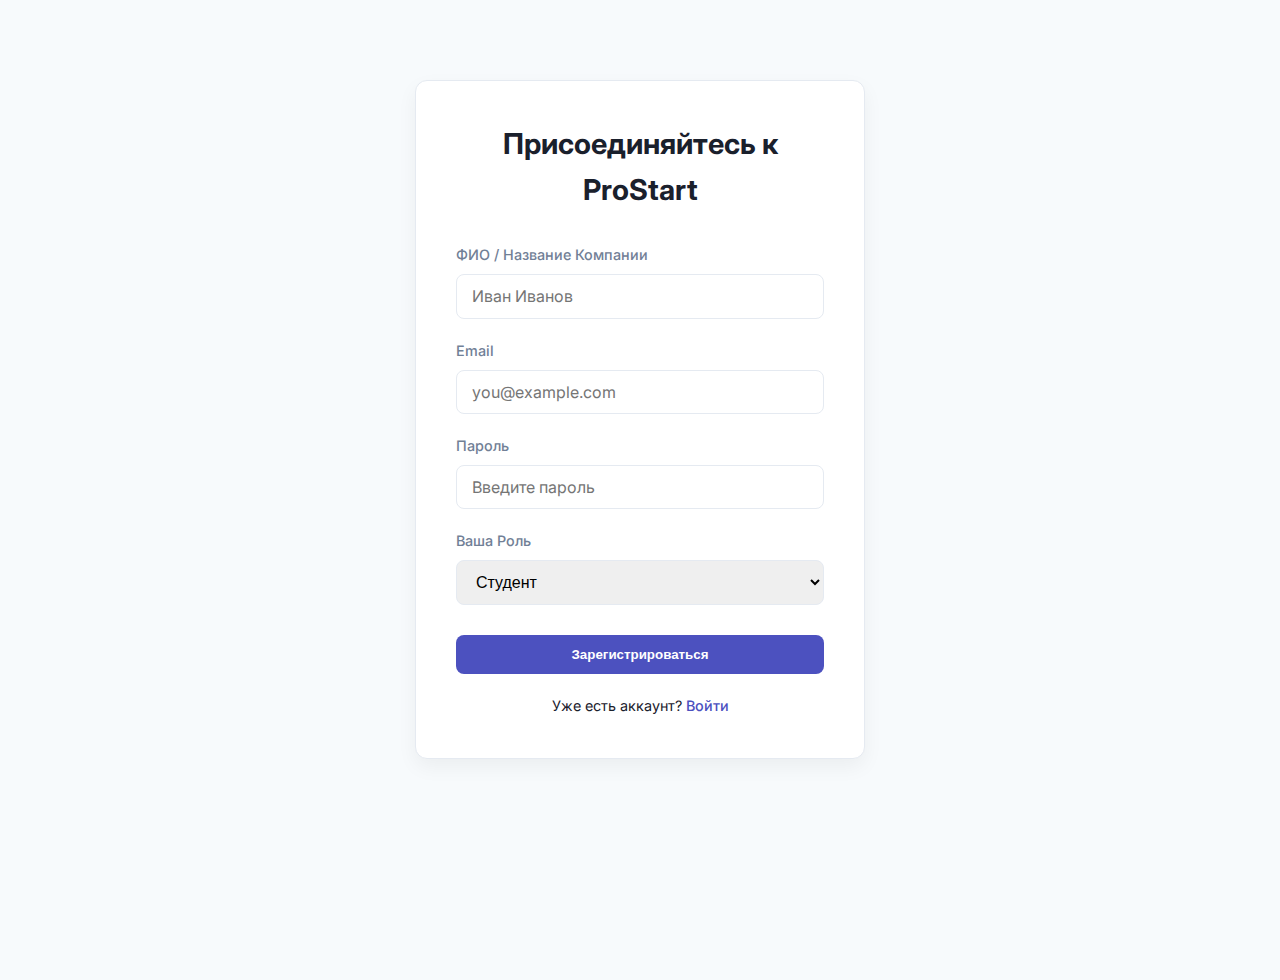
<file: sign-up.html>
<!DOCTYPE html>
<html lang="ru">

<head>
    <meta charset="UTF-8">
    <meta name="viewport" content="width=device-width, initial-scale=1.0">
    <title>Регистрация | ProStart</title>
    <link rel="stylesheet" href="https://fonts.googleapis.com/css2?family=Inter:wght@400;500;600;700&display=swap">
    <link rel="stylesheet" href="./styles/reset.css">
    <link rel="stylesheet" href="./styles/main.css">
</head>

<body>

    <main>
        <div class="form-card card">
            <h1 class="form-card__title"> Присоединяйтесь к ProStart</h1>
            <form id="registerForm">
                <div class="form-group">
                    <label for="name">ФИО / Название Компании</label>
                    <input type="text" id="name" required placeholder="Иван Иванов">
                </div>
                <div class="form-group">
                    <label for="email">Email</label>
                    <input type="email" id="email" required placeholder="you@example.com">
                </div>
                <div class="form-group">
                    <label for="password">Пароль</label>
                    <input type="password" id="password" required placeholder="Введите пароль">
                </div>
                <div class="form-group">
                    <label for="role">Ваша Роль</label>
                    <select id="role" required>
                        <option value="student">Студент</option>
                        <option value="mentor">Ментор</option>
                        <option value="company">Компания</option>
                    </select>
                </div>

                <button type="submit" class="button button--primary" style="width: 100%; margin-top: 10px;">
                    Зарегистрироваться
                </button>
            </form>
            <p style="text-align: center; margin-top: 20px; font-size: 0.9rem;">
                Уже есть аккаунт? <a href="/log-in.html"
                    style="color: var(--color-primary); font-weight: 500;">Войти</a>
            </p>
        </div>
    </main>

    <script src="./scripts/db.js"></script>
    <script src="./scripts/auth.js"></script>
    <script>
        document.getElementById('registerForm').addEventListener('submit', function (e) {
            e.preventDefault();
            const name = document.getElementById('name').value;
            const email = document.getElementById('email').value;
            const password = document.getElementById('password').value;
            const role = document.getElementById('role').value;

            registerUser(name, email, password, role);
        });
    </script>
</body>

</html>
</file>
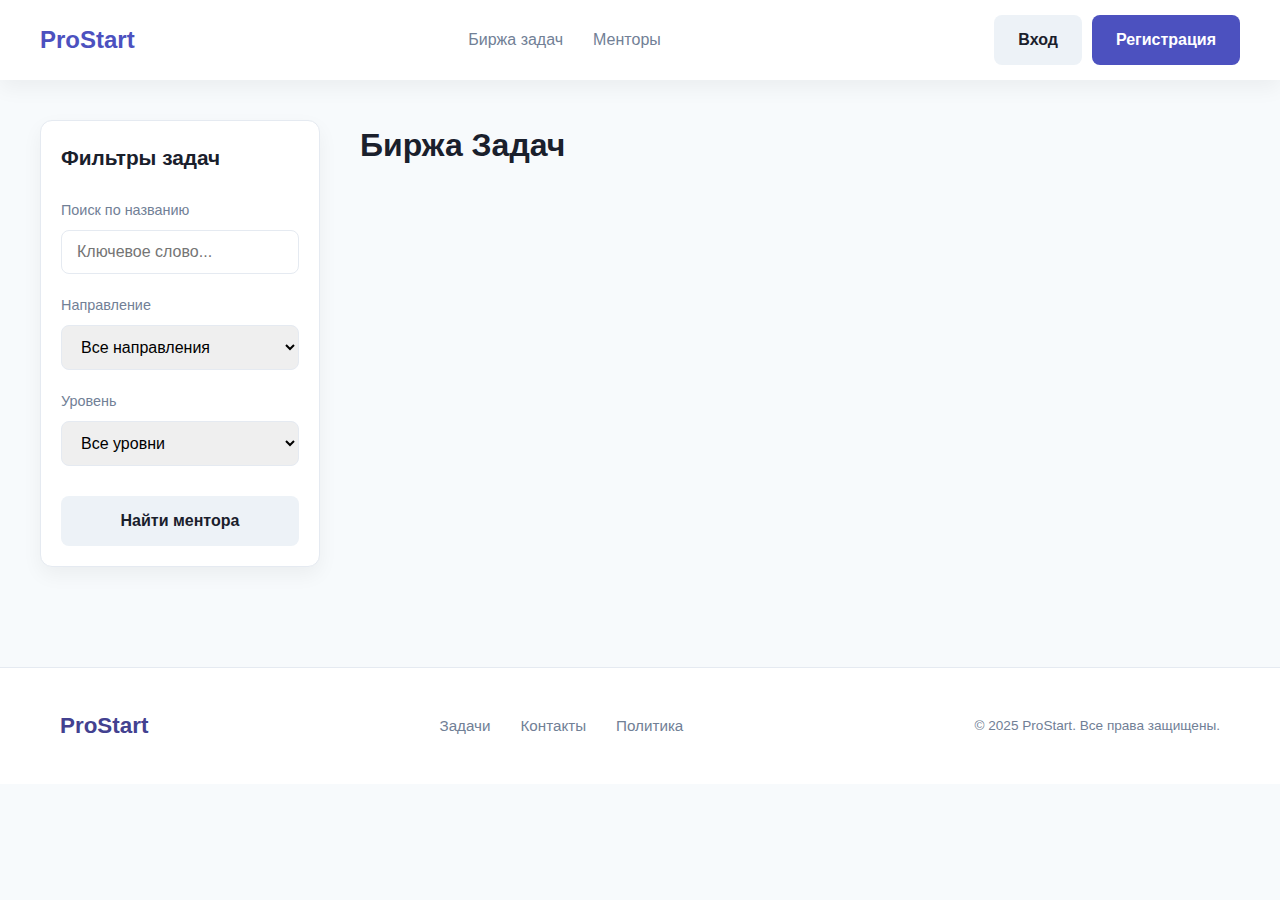
<file: student-profile.html>
<!DOCTYPE html>
<html lang="ru">

<head>
    <meta charset="UTF-8">
    <meta name="viewport" content="width=device-width, initial-scale=1.0">
    <title>Профиль студента | ProStart</title>
    <link rel="stylesheet" href="https://fonts.googleapis.com/css2?family=Inter:wght@400;500;600;700&display=swap">
    <link rel="stylesheet" href="./styles/reset.css">
    <link rel="stylesheet" href="./styles/main.css">
    <style>
        .student-profile-layout {
            padding: 40px 0;
            max-width: 900px;
            margin: 0 auto;
        }

        .student-profile-card {
            margin-bottom: 30px;
        }

        .student-profile__header {
            display: flex;
            gap: 30px;
            align-items: center;
            margin-bottom: 30px;
        }

        .student-profile__avatar {
            width: 120px;
            height: 120px;
            border-radius: 50%;
            background-color: #E2E8F0;
            display: flex;
            align-items: center;
            justify-content: center;
        }

        .student-profile__info h1 {
            font-size: 2rem;
            font-weight: 700;
            margin-bottom: 10px;
        }

        .student-profile__info p {
            color: var(--color-subtle-text);
            margin-bottom: 5px;
        }

        .portfolio-section {
            margin-top: 30px;
        }

        .portfolio-item {
            padding: 15px;
            margin-bottom: 15px;
            border-left: 4px solid var(--color-primary);
        }
    </style>
</head>

<body>
    <header class="header">
        <div class="container header__content">
            <a href="/" class="header__logo">ProStart</a>
            <nav class="header__nav" id="mainNav">
                <ul class="header__nav-list">
                    <li id="navCatalogItem"><a href="/catalog.html" class="header__nav-link">Биржа задач</a></li>
                    <li id="navMentorsItem"><a href="/mentors.html" class="header__nav-link">Менторы</a></li>
                    <li id="navProfileItem" style="display: none;"><a href="/profile.html" class="header__nav-link">Профиль</a></li>
                    <li id="navMessengerItem" style="display: none;"><a href="/messenger.html" class="header__nav-link">Мессенджер</a></li>
                </ul>
            </nav>
            <div class="header__auth-buttons" id="authButtons">
                <a id="loginBtn" href="/log-in.html" class="button button--secondary">Вход</a>
                <a id="signupBtn" href="/sign-up.html" class="button button--primary">Регистрация</a>
                <button id="logoutBtn" onclick="logoutUser()" class="button button--secondary" style="display: none;">Выйти</button>
            </div>
        </div>
    </header>

    <main class="container student-profile-layout">
        <button class="button button--secondary" style="margin-bottom: 20px;" onclick="window.history.back()">
            ← Назад
        </button>

        <div class="student-profile-card card" id="studentProfileCard">
            <div class="student-profile__header">
                <div class="student-profile__avatar" id="studentAvatar">
                    <img src="/assets/images/free-icon-hacker-924915.png" alt="" style="width: 60px;">
                </div>
                <div class="student-profile__info" style="flex-grow: 1;">
                    <h1 id="studentName">Загрузка...</h1>
                    <p id="studentEmail"></p>
                    <p style="font-weight: 600; color: var(--color-primary);">Студент</p>
                    <p id="studentLevel" style="font-weight: 600; color: var(--color-primary); margin-top: 5px;"></p>
                    <div id="chatButtonContainer" style="margin-top: 15px;"></div>
                </div>
            </div>

            <div class="portfolio-section">
                <h2 style="font-size: 1.5rem; font-weight: 700; margin-bottom: 20px;">Портфолио</h2>
                <div id="portfolioList">
                    <p style="color: var(--color-subtle-text);">Загрузка...</p>
                </div>
            </div>
        </div>
    </main>

    <footer class="footer">
        <div class="container footer__content">
            <div class="footer__logo">ProStart</div>
            <div class="footer__links">
                <a href="/catalog.html">Задачи</a>
                <a href="#">Контакты</a>
                <a href="#">Политика</a>
            </div>
            <p class="footer__copy">&copy; 2025 ProStart. Все права защищены.</p>
        </div>
    </footer>

    <script src="./scripts/db.js"></script>
    <script src="./scripts/auth.js"></script>
    <script src="./scripts/profile.js"></script>
    <script>
        function renderStudentProfile() {
            const studentId = parseInt(localStorage.getItem('prostartViewStudentId'));
            if (!studentId) {
                alert('Студент не найден.');
                window.location.href = '/catalog.html';
                return;
            }

            const users = getDBData(DB_KEYS.USERS) || [];
            const student = users.find(u => u.id === studentId && u.role === 'student');
            const currentUser = getCurrentUser();

            if (!student) {
                alert('Студент не найден.');
                window.location.href = '/catalog.html';
                return;
            }

            // Заполняем данные студента
            document.getElementById('studentName').textContent = student.name;
            document.getElementById('studentEmail').textContent = student.email;
            
            // Отображаем уровень студента
            const studentLevel = document.getElementById('studentLevel');
            if (studentLevel && typeof calculateStudentLevel === 'function') {
                const level = calculateStudentLevel(student);
                studentLevel.textContent = `Уровень: ${level}`;
            }

            // Добавляем кнопку чата для ментора
            const chatButtonContainer = document.getElementById('chatButtonContainer');
            if (currentUser && currentUser.role === 'mentor') {
                chatButtonContainer.innerHTML = `
                    <button class="button button--primary" onclick="startChatWithStudent(${studentId})">
                        Написать студенту
                    </button>
                `;
            } else {
                chatButtonContainer.innerHTML = '';
            }

            // Отображаем портфолио
            const portfolioList = document.getElementById('portfolioList');
            const portfolio = student.portfolio && Array.isArray(student.portfolio) ? student.portfolio : [];

            if (portfolio.length === 0) {
                portfolioList.innerHTML = '<p style="color: var(--color-subtle-text);">Портфолио пока пусто.</p>';
            } else {
                portfolioList.innerHTML = portfolio.map((item, index) => `
                    <div class="portfolio-item card">
                        <h3 style="font-weight: 600; margin-bottom: 10px;">${item.title || `Проект ${index + 1}`}</h3>
                        ${item.description ? `<p style="color: var(--color-subtle-text); margin-bottom: 10px;">${item.description}</p>` : ''}
                        ${item.link ? `<a href="${item.link}" target="_blank" class="button button--secondary" style="font-size: 0.9rem;">Посмотреть проект</a>` : ''}
                    </div>
                `).join('');
            }
        }

        function startChatWithStudent(studentId) {
            if (!isAuthenticated()) {
                alert('Для начала чата необходимо авторизоваться.');
                window.location.href = '/log-in.html';
                return;
            }

            const currentUser = getCurrentUser();
            if (currentUser.role !== 'mentor') {
                alert('Только менторы могут начинать чат со студентами.');
                return;
            }

            localStorage.setItem('prostartCurrentChatStudent', studentId);
            window.location.href = '/messenger.html';
        }

        window.addEventListener('load', () => {
            renderStudentProfile();
        });
        window.startChatWithStudent = startChatWithStudent;
    </script>
</body>

</html>
</file>
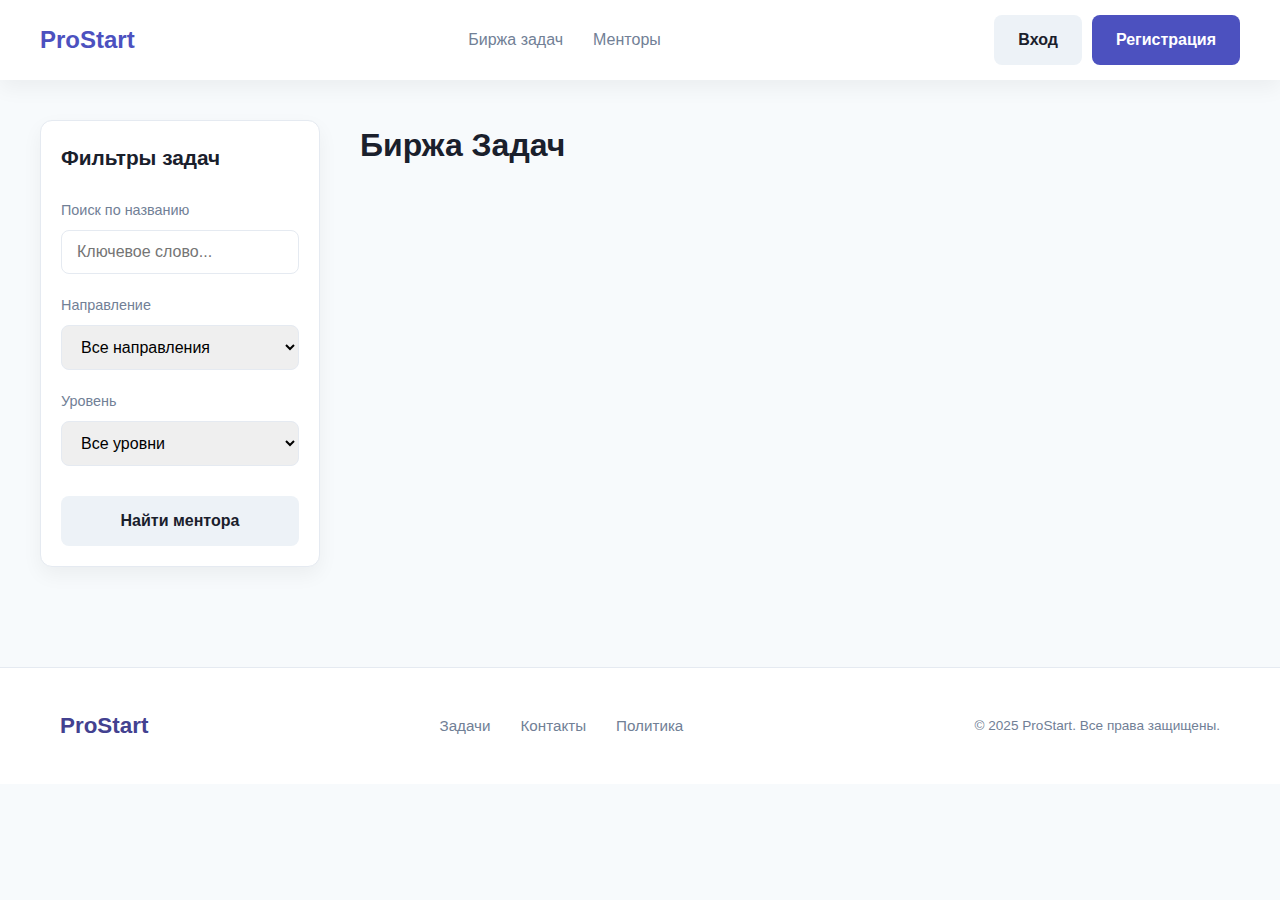
<file: task-details.html>
<!DOCTYPE html>
<html lang="ru">

<head>
    <meta charset="UTF-8">
    <meta name="viewport" content="width=device-width, initial-scale=1.0">
    <title>Детали задачи | ProStart</title>
    <link rel="stylesheet" href="https://fonts.googleapis.com/css2?family=Inter:wght@400;500;600;700&display=swap">
    <link rel="stylesheet" href="./styles/reset.css">
    <link rel="stylesheet" href="./styles/main.css">
    <style>
        .task-details-layout {
            padding: 40px 0;
            max-width: 900px;
            margin: 0 auto;
        }

        .task-details-card {
            margin-bottom: 30px;
        }

        .task-details__header {
            margin-bottom: 30px;
        }

        .task-details__title {
            font-size: 2.5rem;
            font-weight: 700;
            margin-bottom: 10px;
            color: var(--color-primary-dark);
        }

        .task-details__company {
            font-size: 1.2rem;
            color: var(--color-text);
            font-weight: 500;
            margin-bottom: 20px;
        }

        .task-details__meta {
            display: flex;
            gap: 15px;
            margin-bottom: 30px;
            flex-wrap: wrap;
        }

        .task-details__meta-item {
            display: flex;
            align-items: center;
            gap: 8px;
        }

        .task-details__meta-label {
            font-weight: 600;
            color: var(--color-subtle-text);
        }

        .task-details__meta-value {
            padding: 6px 12px;
            border-radius: 6px;
            font-weight: 600;
            font-size: 0.9rem;
        }

        .task-details__meta-value--direction {
            background-color: #E6FFFA;
            color: #319795;
        }

        .task-details__meta-value--level {
            background-color: #FEEBCF;
            color: #D69E2E;
        }

        .task-details__meta-value--status {
            background-color: #C6F6D5;
            color: #22543D;
        }

        .task-details__description {
            line-height: 1.8;
            color: var(--color-text);
            font-size: 1.1rem;
            margin-bottom: 30px;
        }

        .task-details__actions {
            display: flex;
            gap: 15px;
            flex-wrap: wrap;
        }

        .back-button {
            margin-bottom: 20px;
        }
    </style>
</head>

<body>
    <header class="header">
        <div class="container header__content">
            <a href="/" class="header__logo">ProStart</a>
            <nav class="header__nav" id="mainNav">
                <ul class="header__nav-list">
                    <li id="navCatalogItem"><a href="/catalog.html" class="header__nav-link">Биржа задач</a></li>
                    <li id="navMentorsItem"><a href="/mentors.html" class="header__nav-link">Менторы</a></li>
                    <li id="navProfileItem" style="display: none;"><a href="/profile.html" class="header__nav-link">Профиль</a></li>
                    <li id="navMessengerItem" style="display: none;"><a href="/messenger.html" class="header__nav-link">Мессенджер</a></li>
                </ul>
            </nav>
            <div class="header__auth-buttons" id="authButtons">
                <a id="loginBtn" href="/log-in.html" class="button button--secondary">Вход</a>
                <a id="signupBtn" href="/sign-up.html" class="button button--primary">Регистрация</a>
                <button id="logoutBtn" onclick="logoutUser()" class="button button--secondary" style="display: none;">Выйти</button>
            </div>
        </div>
    </header>

    <main class="container task-details-layout">
        <button class="button button--secondary back-button" onclick="window.history.back()">
            ← Назад
        </button>

        <div class="task-details-card card" id="taskDetailsCard">
            <div class="task-details__header">
                <h1 class="task-details__title" id="taskTitle">Загрузка...</h1>
                <p class="task-details__company" id="taskCompany">Загрузка...</p>
                
                <div class="task-details__meta">
                    <div class="task-details__meta-item">
                        <span class="task-details__meta-label">Направление:</span>
                        <span class="task-details__meta-value task-details__meta-value--direction" id="taskDirection">-</span>
                    </div>
                    <div class="task-details__meta-item">
                        <span class="task-details__meta-label">Уровень:</span>
                        <span class="task-details__meta-value task-details__meta-value--level" id="taskLevel">-</span>
                    </div>
                    <div class="task-details__meta-item">
                        <span class="task-details__meta-label">Статус:</span>
                        <span class="task-details__meta-value task-details__meta-value--status" id="taskStatus">-</span>
                    </div>
                </div>
            </div>

            <div class="task-details__description" id="taskDescription">
                Загрузка описания...
            </div>

            <div class="task-details__actions" id="taskActions">
                <!-- Кнопки действий будут добавлены динамически -->
            </div>
        </div>
    </main>

    <footer class="footer">
        <div class="container footer__content">
            <div class="footer__logo">ProStart</div>
            <div class="footer__links">
                <a href="/catalog.html">Задачи</a>
                <a href="#">Контакты</a>
                <a href="#">Политика</a>
            </div>
            <p class="footer__copy">&copy; 2025 ProStart. Все права защищены.</p>
        </div>
    </footer>

    <script src="./scripts/db.js"></script>
    <script src="./scripts/auth.js"></script>
    <script src="./scripts/tasks.js"></script>
    <script>
        function mapLevel(level) {
            switch (level) {
                case 'Junior': return 'Легчайший';
                case 'Middle': return 'Легкий';
                case 'Senior': return 'Средний';
                default: return level;
            }
        }
        function renderTaskDetails() {
            const taskId = parseInt(localStorage.getItem('prostartViewTaskId'));
            if (!taskId) {
                alert('Задача не найдена.');
                window.location.href = '/catalog.html';
                return;
            }

            const tasks = getDBData(DB_KEYS.TASKS) || [];
            const task = tasks.find(t => t.id === taskId);

            if (!task) {
                alert('Задача не найдена.');
                window.location.href = '/catalog.html';
                return;
            }

            // Заполняем данные задачи
            document.getElementById('taskTitle').textContent = task.title;
            document.getElementById('taskCompany').textContent = task.companyName;
            document.getElementById('taskDirection').textContent = task.direction;
            document.getElementById('taskLevel').textContent = mapLevel(task.level);
            
            const statusText = task.status === 'In Progress' ? 'В работе' : 'Открыта';
            document.getElementById('taskStatus').textContent = statusText;
            document.getElementById('taskDescription').textContent = task.description;

            // Добавляем кнопки действий
            const currentUser = getCurrentUser();
            const actionsContainer = document.getElementById('taskActions');
            actionsContainer.innerHTML = '';

            if (currentUser) {
                const isApplicant = task.applicants && Array.isArray(task.applicants) && task.applicants.includes(currentUser.id);
                const isAssigned = task.assignedTo === currentUser.id;

                // Кнопка отклика для студентов
                if (currentUser.role === 'student') {
                    if (isApplicant) {
                        actionsContainer.innerHTML += `
                            <button class="button button--secondary" disabled>Вы уже откликнулись</button>
                        `;
                    } else {
                        actionsContainer.innerHTML += `
                            <button class="button button--primary" onclick="applyToTaskFromDetails(${task.id})">
                                Откликнуться на задачу
                            </button>
                        `;
                    }
                }

                // Кнопка чата для откликнувшихся или назначенных
                if (isApplicant || isAssigned) {
                    actionsContainer.innerHTML += `
                        <button class="button button--secondary" onclick="goToChat(${task.id})">
                            Открыть чат
                        </button>
                    `;
                }
            } else {
                actionsContainer.innerHTML += `
                    <a href="/log-in.html" class="button button--primary">
                        Войти для отклика
                    </a>
                `;
            }
        }

        function applyToTaskFromDetails(taskId) {
            if (!isAuthenticated()) {
                alert('Для отклика необходимо авторизоваться.');
                window.location.href = '/log-in.html';
                return;
            }

            const currentUser = getCurrentUser();
            if (currentUser.role !== 'student') {
                alert('Откликаться на задачи могут только студенты.');
                return;
            }

            const tasks = getDBData(DB_KEYS.TASKS);
            const taskIndex = tasks.findIndex(t => t.id === taskId);

            if (taskIndex !== -1 && !tasks[taskIndex].applicants.includes(currentUser.id)) {
                tasks[taskIndex].applicants.push(currentUser.id);
                setDBData(DB_KEYS.TASKS, tasks);
                alert(`Вы успешно откликнулись на задачу "${tasks[taskIndex].title}"!`);
                renderTaskDetails(); // Обновляем страницу
            } else {
                alert('Ошибка при отклике или вы уже откликнулись.');
            }
        }

        window.addEventListener('load', () => {
            renderTaskDetails();
        });

        window.applyToTaskFromDetails = applyToTaskFromDetails;
    </script>
</body>

</html>
</file>
<file: styles/main.css>
/* styles/main.css */

/* === Переменные === */
:root {
    --color-primary: #4C51BF;
    --color-primary-dark: #434190;
    --color-text: #1A202C;
    --color-subtle-text: #718096;
    --color-border: #E5EAF1;
    --color-bg-light: #FFFFFF;
    --shadow-soft: 0 8px 20px rgba(2, 6, 23, 0.05);
    --radius-card: 12px;
    --radius-input: 8px;
    --transition-speed: 0.2s;
}

/* === Общие Компоненты === */
.container {
    max-width: 1200px;
    margin: 0 auto;
    padding: 0 20px;
}

.button {
    display: inline-flex;
    align-items: center;
    justify-content: center;
    padding: 12px 24px;
    border-radius: var(--radius-input);
    font-weight: 600;
    transition: background-color var(--transition-speed), transform var(--transition-speed), box-shadow var(--transition-speed);
}

.button--primary {
    background-color: var(--color-primary);
    color: white;
}

.button--primary:hover {
    background-color: var(--color-primary-dark);
    transform: translateY(-1px);
    box-shadow: var(--shadow-soft);
}

.button--secondary {
    background-color: #EDF2F7;
    color: var(--color-text);
}

.button--secondary:hover {
    background-color: #E2E8F0;
    transform: translateY(-1px);
}

.card {
    background-color: var(--color-bg-light);
    border-radius: var(--radius-card);
    box-shadow: var(--shadow-soft);
    padding: 30px;
    border: 1px solid var(--color-border);
    transition: box-shadow var(--transition-speed), transform var(--transition-speed);
}

.card:hover {
    box-shadow: 0 10px 25px rgba(2, 6, 23, 0.1);
}

/* === Шапка (Header) === */
.header {
    background-color: var(--color-bg-light);
    box-shadow: var(--shadow-soft);
    position: sticky;
    top: 0;
    z-index: 100;
}

.header__content {
    display: flex;
    justify-content: space-between;
    align-items: center;
    padding: 15px 0;
}

.header__logo {
    font-size: 1.5rem;
    font-weight: 700;
    color: var(--color-primary);
}

.header__nav-list {
    display: flex;
    gap: 30px;
    list-style: none;
}

.header__nav-link {
    font-weight: 500;
    color: var(--color-subtle-text);
    transition: color var(--transition-speed);
}

.header__nav-link:hover {
    color: var(--color-primary);
}

.header__auth-buttons {
    display: flex;
    gap: 10px;
}

/* === Формы === */
.form-card {
    max-width: 450px;
    margin: 80px auto;
    padding: 40px;
}

.form-card__title {
    font-size: 1.8rem;
    font-weight: 700;
    margin-bottom: 30px;
    text-align: center;
}

.form-group {
    margin-bottom: 20px;
}

.form-group label {
    display: block;
    margin-bottom: 8px;
    font-weight: 500;
    font-size: 0.9rem;
    color: var(--color-subtle-text);
}

.form-group input,
.form-group select {
    width: 100%;
    padding: 12px 15px;
    border: 1px solid var(--color-border);
    border-radius: var(--radius-input);
    font-size: 1rem;
    transition: border-color var(--transition-speed), box-shadow var(--transition-speed);
}

.form-group input:focus,
.form-group select:focus {
    outline: none;
    border-color: var(--color-primary);
    box-shadow: 0 0 0 3px rgba(76, 81, 191, 0.1);
}

.mentor-avatar_img{
    width: 50px;
    
}

.footer {
    background-color: var(--color-bg-light);
    /* Светлый фон */
    border-top: 1px solid var(--color-border);
    /* Тонкая линия сверху */
    padding: 40px 0;
    margin-top: 60px;
    /* Отделяем футер от основного контента */
}

.footer__content {
    display: flex;
    justify-content: space-between;
    align-items: center;
    flex-wrap: wrap;
    /* Для адаптивности */
    gap: 20px;
}

.footer__logo {
    font-size: 1.4rem;
    font-weight: 700;
    color: var(--color-primary-dark);
}

.footer__links {
    display: flex;
    gap: 30px;
}

.footer__links a {
    font-size: 0.95rem;
    color: var(--color-subtle-text);
    transition: color var(--transition-speed);
}

.footer__links a:hover {
    color: var(--color-primary);
}

.footer__copy {
    font-size: 0.85rem;
    color: var(--color-subtle-text);
}

/* === Адаптивность футера === */
@media (max-width: 768px) {
    .footer__content {
        flex-direction: column;
        text-align: center;
        gap: 25px;
    }

    .footer__links {
        gap: 20px;
    }

    .footer__copy {
        width: 100%;
        order: 3;
        /* Сдвигаем копирайт вниз */
    }
}

/* === Адаптивность === */
@media (max-width: 768px) {
    .header__nav-list {
        display: none;
        /* Скрываем навигацию, можно заменить на бургер-меню */
    }

    .header__content {
        padding: 10px 20px;
    }

    .container {
        padding: 0 15px;
    }
}
</file>
